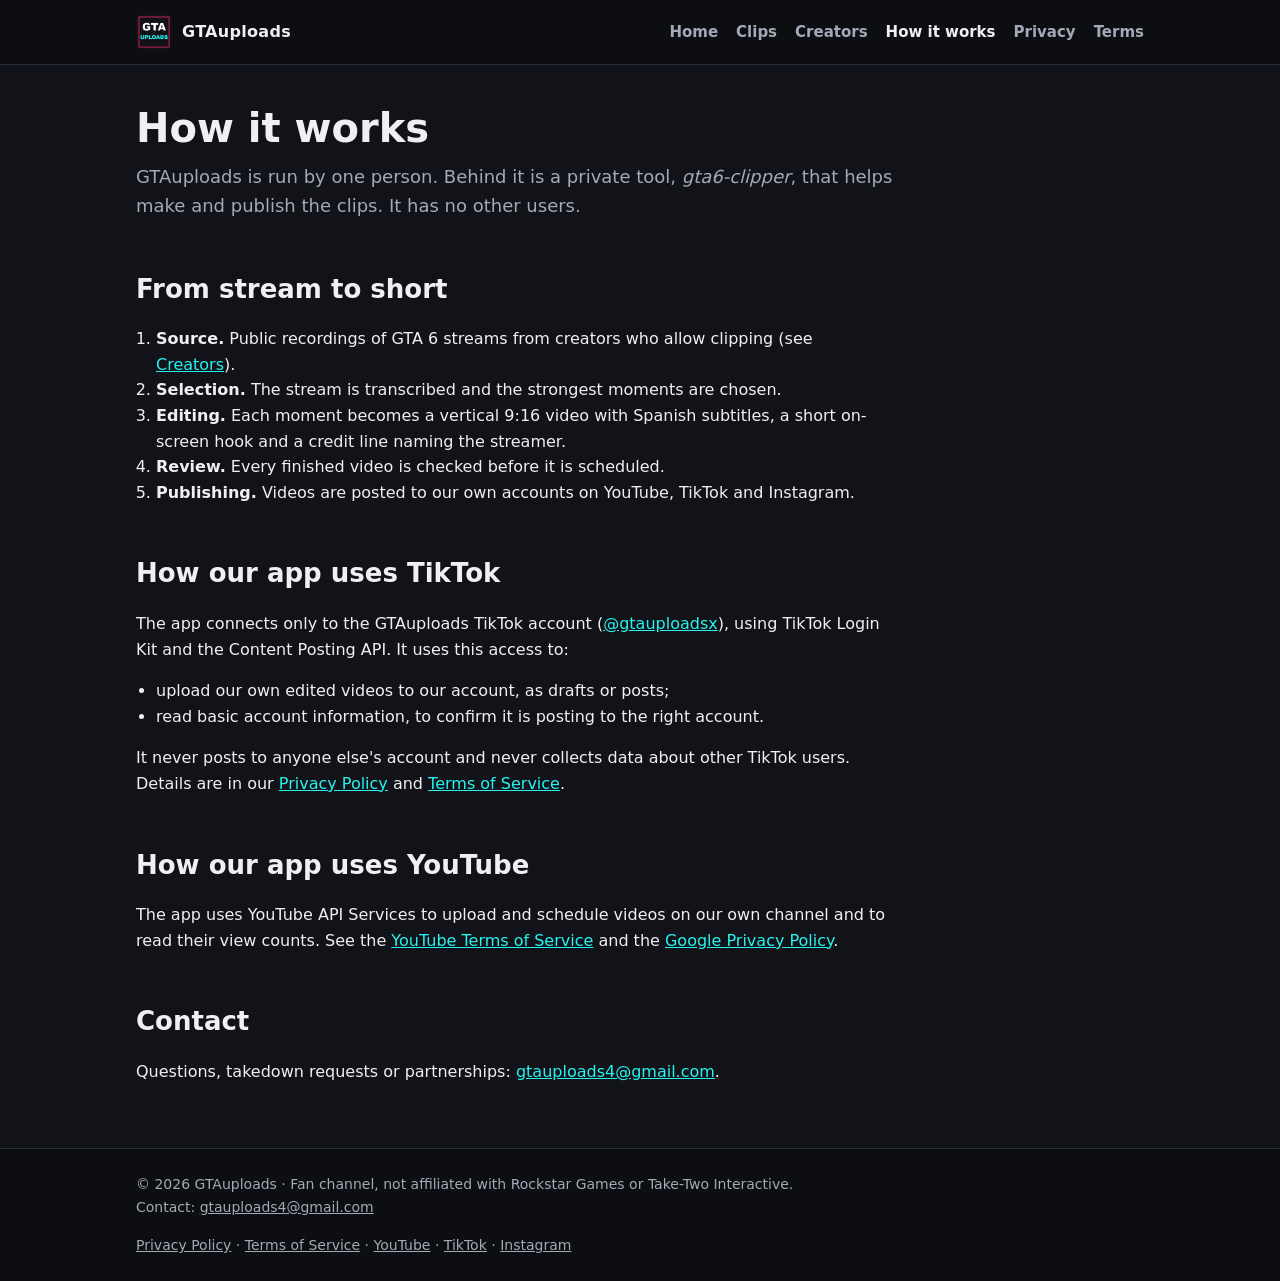
<file: docs/about.html>
<!doctype html>
<html lang="en"><head><meta charset="utf-8"><meta name="viewport" content="width=device-width,initial-scale=1">
<title>How it works · GTAuploads</title>
<meta name="description" content="GTAuploads: short GTA 6 highlight clips in Spanish from streamers who allow clipping, always credited.">
<link rel="icon" href="favicon.ico" sizes="any">
<link rel="icon" type="image/png" sizes="32x32" href="favicon-32.png">
<link rel="apple-touch-icon" href="apple-touch-icon.png">
<link rel="stylesheet" href="style.css">
</head><body>
<header><div class="wrap">
<a class="brand" href="index.html"><img src="icon-256.png" alt="GTAuploads icon">GTAuploads</a>
<nav><a href="index.html">Home</a><a href="clips.html">Clips</a><a href="creators.html">Creators</a><a href="about.html" aria-current="page">How it works</a><a href="privacy.html">Privacy</a><a href="terms.html">Terms</a></nav>
</div></header>
<main class="wrap">

<div class="doc">
<h1 style="margin-top:40px">How it works</h1>
<p class="lead">GTAuploads is run by one person. Behind it is a private tool, <em>gta6-clipper</em>, that helps
make and publish the clips. It has no other users.</p>
<h2>From stream to short</h2>
<ol>
<li><b>Source.</b> Public recordings of GTA 6 streams from creators who allow clipping (see <a href="creators.html">Creators</a>).</li>
<li><b>Selection.</b> The stream is transcribed and the strongest moments are chosen.</li>
<li><b>Editing.</b> Each moment becomes a vertical 9:16 video with Spanish subtitles, a short on-screen hook and a credit line naming the streamer.</li>
<li><b>Review.</b> Every finished video is checked before it is scheduled.</li>
<li><b>Publishing.</b> Videos are posted to our own accounts on YouTube, TikTok and Instagram.</li>
</ol>
<h2>How our app uses TikTok</h2>
<p>The app connects only to the GTAuploads TikTok account (<a href="https://www.tiktok.com/@gtauploadsx">@gtauploadsx</a>), using TikTok Login Kit and the
Content Posting API. It uses this access to:</p>
<ul>
<li>upload our own edited videos to our account, as drafts or posts;</li>
<li>read basic account information, to confirm it is posting to the right account.</li>
</ul>
<p>It never posts to anyone else's account and never collects data about other TikTok users. Details are in our
<a href="privacy.html">Privacy Policy</a> and <a href="terms.html">Terms of Service</a>.</p>
<h2>How our app uses YouTube</h2>
<p>The app uses YouTube API Services to upload and schedule videos on our own channel and to read their view counts.
See the <a href="https://www.youtube.com/t/terms">YouTube Terms of Service</a> and the
<a href="https://policies.google.com/privacy">Google Privacy Policy</a>.</p>
<h2>Contact</h2>
<p>Questions, takedown requests or partnerships: <a href="mailto:gtauploads4@gmail.com">gtauploads4@gmail.com</a>.</p>
</div>
</main>
<footer><div class="wrap">
<div>© 2026 GTAuploads · Fan channel, not affiliated with Rockstar Games or Take-Two Interactive.<br>
Contact: <a href="mailto:gtauploads4@gmail.com">gtauploads4@gmail.com</a></div>
<div><a href="privacy.html">Privacy Policy</a> · <a href="terms.html">Terms of Service</a> ·
<a href="https://www.youtube.com/channel/UCtEupstFEid-N-o_STg64gg">YouTube</a> · <a href="https://www.tiktok.com/@gtauploadsx">TikTok</a> · <a href="https://www.instagram.com/gtauploadsx/">Instagram</a></div>
</div></footer>
</body></html>
</file>
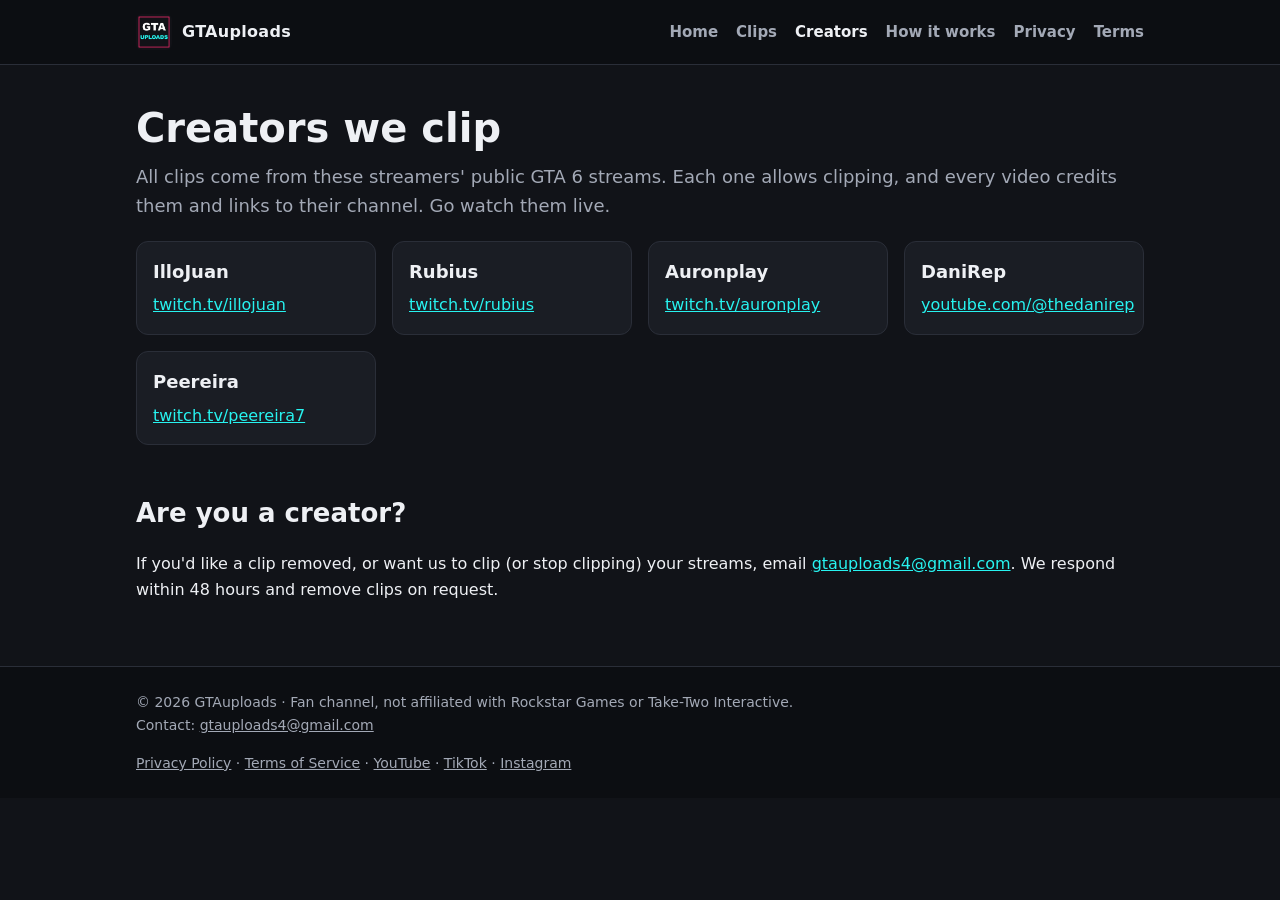
<file: docs/creators.html>
<!doctype html>
<html lang="en"><head><meta charset="utf-8"><meta name="viewport" content="width=device-width,initial-scale=1">
<title>Creators · GTAuploads</title>
<meta name="description" content="GTAuploads: short GTA 6 highlight clips in Spanish from streamers who allow clipping, always credited.">
<link rel="icon" href="favicon.ico" sizes="any">
<link rel="icon" type="image/png" sizes="32x32" href="favicon-32.png">
<link rel="apple-touch-icon" href="apple-touch-icon.png">
<link rel="stylesheet" href="style.css">
</head><body>
<header><div class="wrap">
<a class="brand" href="index.html"><img src="icon-256.png" alt="GTAuploads icon">GTAuploads</a>
<nav><a href="index.html">Home</a><a href="clips.html">Clips</a><a href="creators.html" aria-current="page">Creators</a><a href="about.html">How it works</a><a href="privacy.html">Privacy</a><a href="terms.html">Terms</a></nav>
</div></header>
<main class="wrap">

<h1 style="margin-top:40px">Creators we clip</h1>
<p class="lead">All clips come from these streamers' public GTA 6 streams. Each one allows clipping, and every video
credits them and links to their channel. Go watch them live.</p>
<div class="grid"><div class="card"><h3>IlloJuan</h3><a href="https://www.twitch.tv/illojuan">twitch.tv/illojuan</a></div><div class="card"><h3>Rubius</h3><a href="https://www.twitch.tv/rubius">twitch.tv/rubius</a></div><div class="card"><h3>Auronplay</h3><a href="https://www.twitch.tv/auronplay">twitch.tv/auronplay</a></div><div class="card"><h3>DaniRep</h3><a href="https://www.youtube.com/@thedanirep">youtube.com/@thedanirep</a></div><div class="card"><h3>Peereira</h3><a href="https://www.twitch.tv/peereira7">twitch.tv/peereira7</a></div></div>
<h2>Are you a creator?</h2>
<p>If you'd like a clip removed, or want us to clip (or stop clipping) your streams, email
<a href="mailto:gtauploads4@gmail.com">gtauploads4@gmail.com</a>. We respond within 48 hours and remove clips on request.</p>
</main>
<footer><div class="wrap">
<div>© 2026 GTAuploads · Fan channel, not affiliated with Rockstar Games or Take-Two Interactive.<br>
Contact: <a href="mailto:gtauploads4@gmail.com">gtauploads4@gmail.com</a></div>
<div><a href="privacy.html">Privacy Policy</a> · <a href="terms.html">Terms of Service</a> ·
<a href="https://www.youtube.com/channel/UCtEupstFEid-N-o_STg64gg">YouTube</a> · <a href="https://www.tiktok.com/@gtauploadsx">TikTok</a> · <a href="https://www.instagram.com/gtauploadsx/">Instagram</a></div>
</div></footer>
</body></html>
</file>
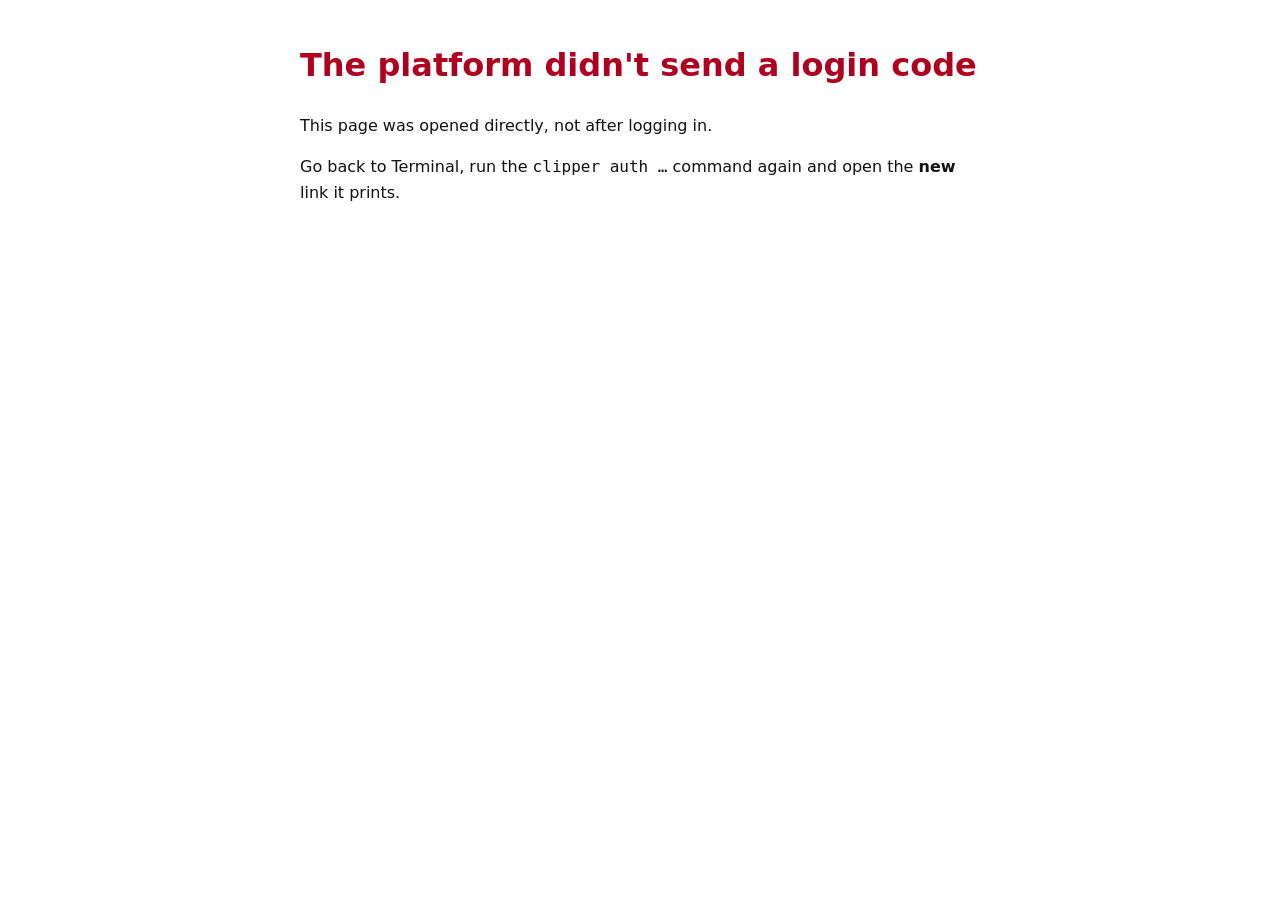
<file: docs/oauth-callback.html>
<!doctype html>
<html lang="en"><head><link rel="icon" href="favicon.ico" sizes="any"><link rel="icon" type="image/png" sizes="32x32" href="favicon-32.png"><meta charset="utf-8"><meta name="viewport" content="width=device-width,initial-scale=1">
<title>Login</title>
<style>
body{font:16px/1.6 -apple-system,system-ui,sans-serif;max-width:680px;margin:40px auto;padding:0 16px;color:#111;background:#fff}
textarea{width:100%;box-sizing:border-box;font:13px monospace}
button{font:600 18px system-ui;padding:12px 24px;margin:12px 0;border:0;border-radius:8px;background:#333;color:#fff;cursor:pointer}
.bad{color:#b00020}
</style>
</head><body>
<div id="ok" hidden>
<h1>Almost done</h1>
<p>Click the button, then paste into Terminal after <b>Redirected URL:</b> and press Enter.</p>
<button id="b">Copy link</button> <span id="done"></span>
<textarea id="u" rows="5" readonly></textarea>
</div>
<div id="err" hidden>
<h1 class="bad">The platform didn't send a login code</h1>
<p id="msg"></p>
<p>Go back to Terminal, run the <code>clipper auth …</code> command again and open the <b>new</b> link it prints.</p>
</div>
<script>
var q=new URLSearchParams(location.search);
if(q.get('code')){
  document.getElementById('ok').hidden=false;
  var t=document.getElementById('u');t.value=location.href;
  document.getElementById('b').onclick=function(){
    t.select();
    (navigator.clipboard?navigator.clipboard.writeText(location.href):Promise.reject()).catch(function(){document.execCommand('copy')});
    document.getElementById('done').textContent='✅ Copied';
  };
}else{
  document.getElementById('err').hidden=false;
  document.getElementById('msg').textContent=q.get('error')?('Error: '+q.get('error')+' '+(q.get('error_description')||'')):'This page was opened directly, not after logging in.';
}
</script>
</body></html>
</file>
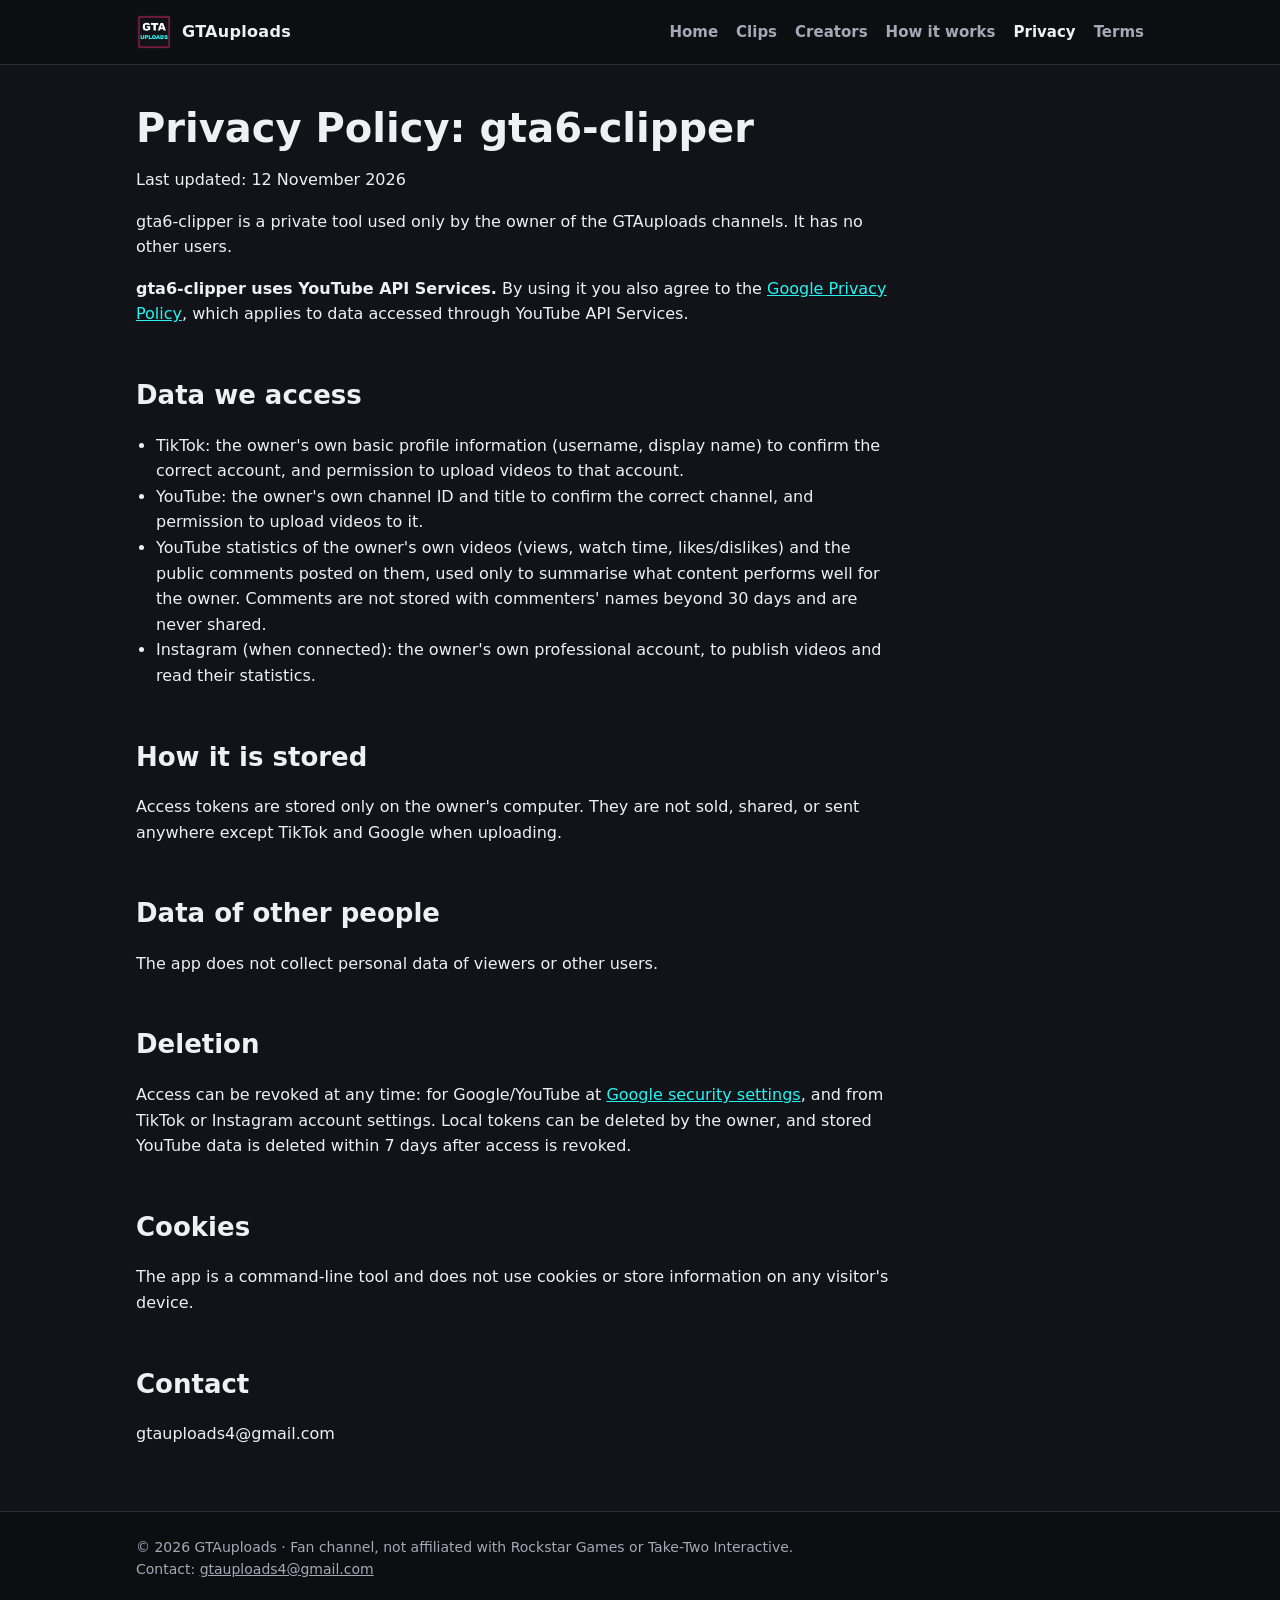
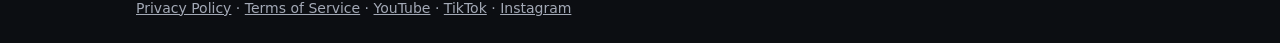
<file: docs/privacy.html>
<!doctype html>
<html lang="en"><head><meta charset="utf-8"><meta name="viewport" content="width=device-width,initial-scale=1">
<title>Privacy Policy · GTAuploads</title>
<meta name="description" content="GTAuploads: short GTA 6 highlight clips in Spanish from streamers who allow clipping, always credited.">
<link rel="icon" href="favicon.ico" sizes="any">
<link rel="icon" type="image/png" sizes="32x32" href="favicon-32.png">
<link rel="apple-touch-icon" href="apple-touch-icon.png">
<link rel="stylesheet" href="style.css">
</head><body>
<header><div class="wrap">
<a class="brand" href="index.html"><img src="icon-256.png" alt="GTAuploads icon">GTAuploads</a>
<nav><a href="index.html">Home</a><a href="clips.html">Clips</a><a href="creators.html">Creators</a><a href="about.html">How it works</a><a href="privacy.html" aria-current="page">Privacy</a><a href="terms.html">Terms</a></nav>
</div></header>
<main class="wrap">
<div class="doc" style="margin-top:40px"><!-- site -->
<h1>Privacy Policy: gta6-clipper</h1>
<p>Last updated: 12 November 2026</p>
<p>gta6-clipper is a private tool used only by the owner of the GTAuploads channels. It has no other users.</p>
<p><b>gta6-clipper uses YouTube API Services.</b> By using it you also agree to the
<a href="https://policies.google.com/privacy">Google Privacy Policy</a>, which applies to data accessed through YouTube API Services.</p>
<h2>Data we access</h2>
<ul>
  <li>TikTok: the owner's own basic profile information (username, display name) to confirm the correct account, and permission to upload videos to that account.</li>
  <li>YouTube: the owner's own channel ID and title to confirm the correct channel, and permission to upload videos to it.</li>
  <li>YouTube statistics of the owner's own videos (views, watch time, likes/dislikes) and the public comments posted on them, used only to summarise what content performs well for the owner. Comments are not stored with commenters' names beyond 30 days and are never shared.</li>
  <li>Instagram (when connected): the owner's own professional account, to publish videos and read their statistics.</li>
</ul>
<h2>How it is stored</h2>
<p>Access tokens are stored only on the owner's computer. They are not sold, shared, or sent anywhere except TikTok and Google when uploading.</p>
<h2>Data of other people</h2>
<p>The app does not collect personal data of viewers or other users.</p>
<h2>Deletion</h2>
<p>Access can be revoked at any time: for Google/YouTube at
<a href="https://security.google.com/settings/security/permissions">Google security settings</a>, and from TikTok or Instagram account settings. Local tokens can be deleted by the owner, and stored YouTube data is deleted within 7 days after access is revoked.</p>
<h2>Cookies</h2>
<p>The app is a command-line tool and does not use cookies or store information on any visitor's device.</p>
<h2>Contact</h2>
<p>gtauploads4@gmail.com</p>
<!-- /site --></div></main>
<footer><div class="wrap">
<div>© 2026 GTAuploads · Fan channel, not affiliated with Rockstar Games or Take-Two Interactive.<br>
Contact: <a href="mailto:gtauploads4@gmail.com">gtauploads4@gmail.com</a></div>
<div><a href="privacy.html">Privacy Policy</a> · <a href="terms.html">Terms of Service</a> ·
<a href="https://www.youtube.com/channel/UCtEupstFEid-N-o_STg64gg">YouTube</a> · <a href="https://www.tiktok.com/@gtauploadsx">TikTok</a> · <a href="https://www.instagram.com/gtauploadsx/">Instagram</a></div>
</div></footer>
</body></html>
</file>
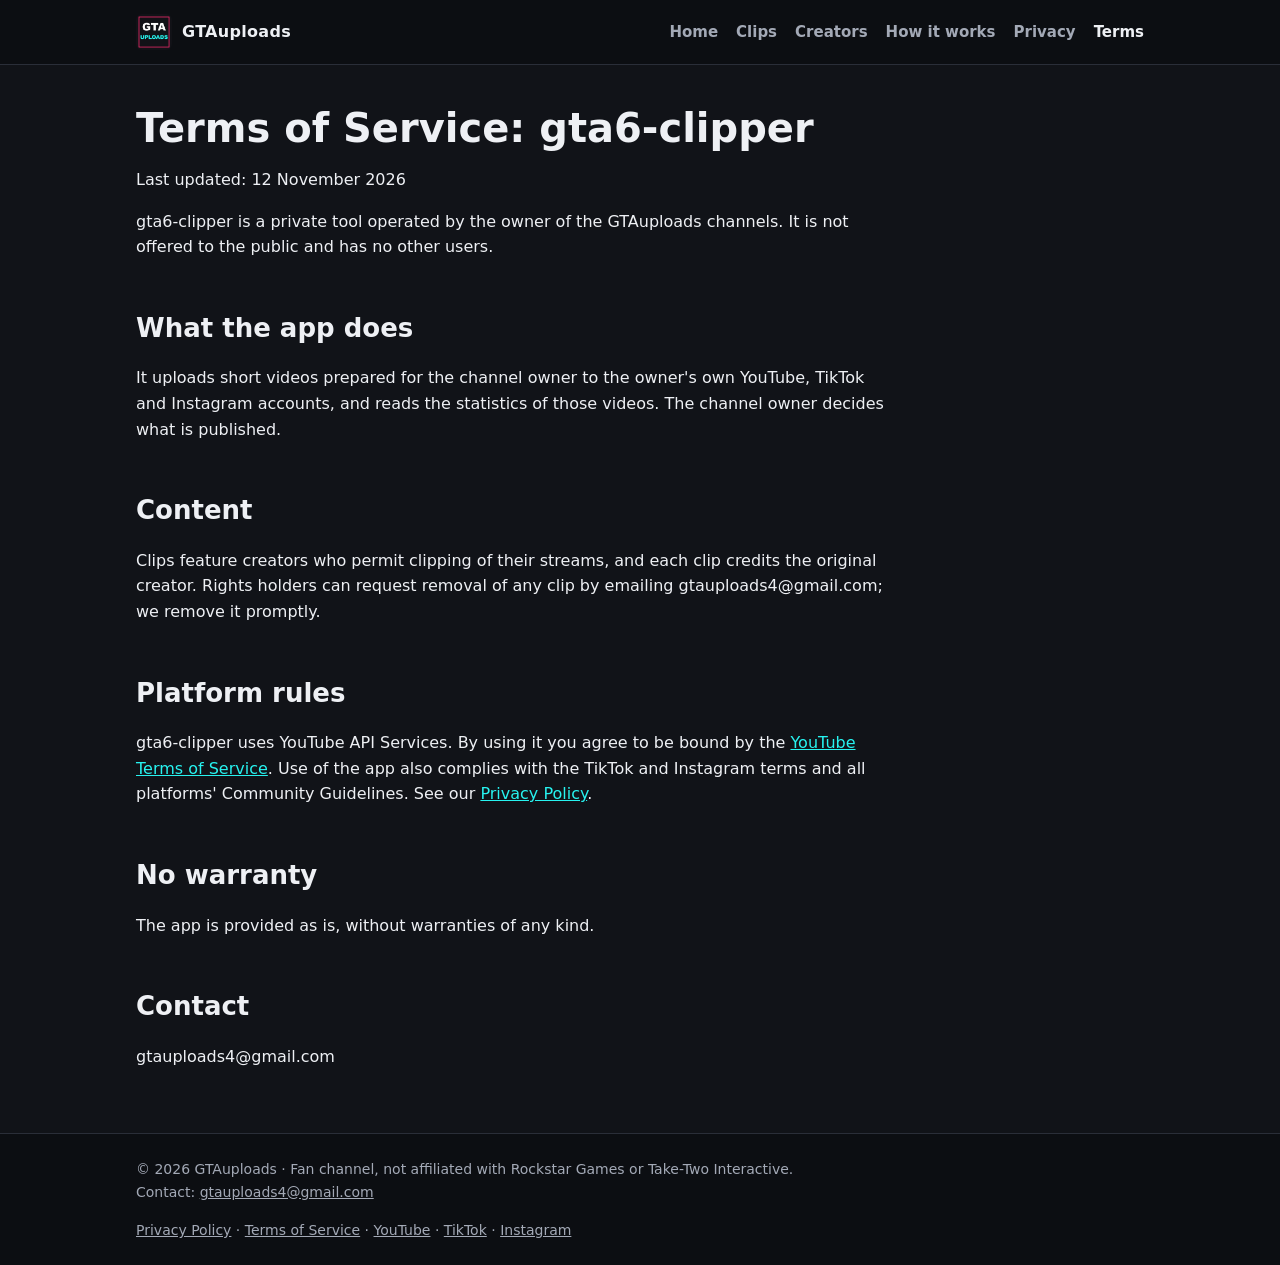
<file: docs/terms.html>
<!doctype html>
<html lang="en"><head><meta charset="utf-8"><meta name="viewport" content="width=device-width,initial-scale=1">
<title>Terms of Service · GTAuploads</title>
<meta name="description" content="GTAuploads: short GTA 6 highlight clips in Spanish from streamers who allow clipping, always credited.">
<link rel="icon" href="favicon.ico" sizes="any">
<link rel="icon" type="image/png" sizes="32x32" href="favicon-32.png">
<link rel="apple-touch-icon" href="apple-touch-icon.png">
<link rel="stylesheet" href="style.css">
</head><body>
<header><div class="wrap">
<a class="brand" href="index.html"><img src="icon-256.png" alt="GTAuploads icon">GTAuploads</a>
<nav><a href="index.html">Home</a><a href="clips.html">Clips</a><a href="creators.html">Creators</a><a href="about.html">How it works</a><a href="privacy.html">Privacy</a><a href="terms.html" aria-current="page">Terms</a></nav>
</div></header>
<main class="wrap">
<div class="doc" style="margin-top:40px"><!-- site -->
<h1>Terms of Service: gta6-clipper</h1>
<p>Last updated: 12 November 2026</p>
<p>gta6-clipper is a private tool operated by the owner of the GTAuploads channels. It is not offered to the public and has no other users.</p>
<h2>What the app does</h2>
<p>It uploads short videos prepared for the channel owner to the owner's own YouTube, TikTok and Instagram accounts, and reads the statistics of those videos. The channel owner decides what is published.</p>
<h2>Content</h2>
<p>Clips feature creators who permit clipping of their streams, and each clip credits the original creator. Rights holders can request removal of any clip by emailing gtauploads4@gmail.com; we remove it promptly.</p>
<h2>Platform rules</h2>
<p>gta6-clipper uses YouTube API Services. By using it you agree to be bound by the
<a href="https://www.youtube.com/t/terms">YouTube Terms of Service</a>. Use of the app also complies with the TikTok and Instagram terms and all platforms' Community Guidelines.
See our <a href="privacy.html">Privacy Policy</a>.</p>
<h2>No warranty</h2>
<p>The app is provided as is, without warranties of any kind.</p>
<h2>Contact</h2>
<p>gtauploads4@gmail.com</p>
<!-- /site --></div></main>
<footer><div class="wrap">
<div>© 2026 GTAuploads · Fan channel, not affiliated with Rockstar Games or Take-Two Interactive.<br>
Contact: <a href="mailto:gtauploads4@gmail.com">gtauploads4@gmail.com</a></div>
<div><a href="privacy.html">Privacy Policy</a> · <a href="terms.html">Terms of Service</a> ·
<a href="https://www.youtube.com/channel/UCtEupstFEid-N-o_STg64gg">YouTube</a> · <a href="https://www.tiktok.com/@gtauploadsx">TikTok</a> · <a href="https://www.instagram.com/gtauploadsx/">Instagram</a></div>
</div></footer>
</body></html>
</file>
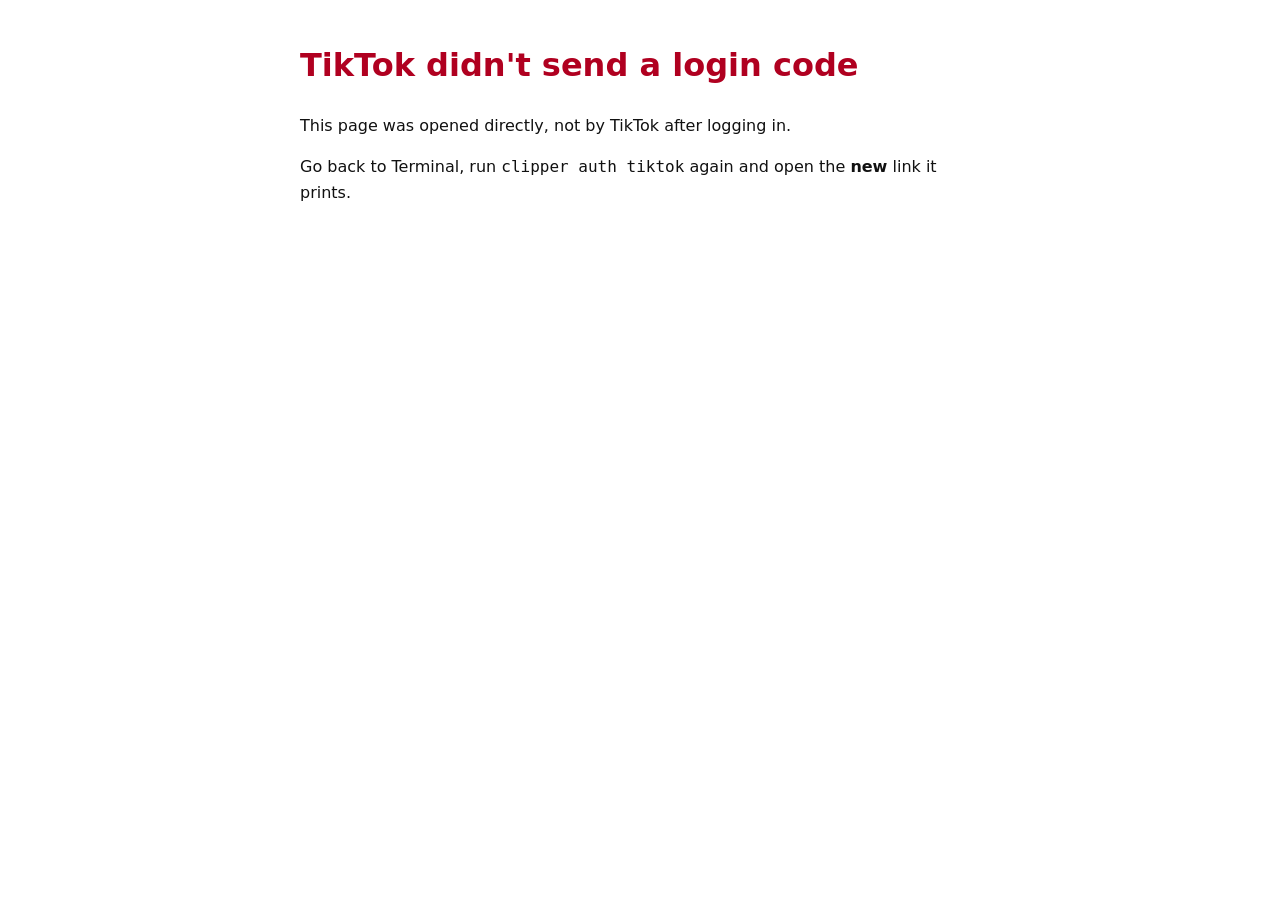
<file: docs/tiktok-callback.html>
<!doctype html>
<html lang="en"><head><link rel="icon" href="favicon.ico" sizes="any"><link rel="icon" type="image/png" sizes="32x32" href="favicon-32.png"><meta charset="utf-8"><meta name="viewport" content="width=device-width,initial-scale=1">
<title>TikTok login</title>
<style>
body{font:16px/1.6 -apple-system,system-ui,sans-serif;max-width:680px;margin:40px auto;padding:0 16px;color:#111;background:#fff}
textarea{width:100%;box-sizing:border-box;font:13px monospace}
button{font:600 18px system-ui;padding:12px 24px;margin:12px 0;border:0;border-radius:8px;background:#fe2c55;color:#fff;cursor:pointer}
.bad{color:#b00020}
</style>
</head><body>
<div id="ok" hidden>
<h1>Almost done</h1>
<p>Click the button, then paste into Terminal after <b>Redirected URL:</b> and press Enter.</p>
<button id="b">Copy link</button> <span id="done"></span>
<textarea id="u" rows="5" readonly></textarea>
</div>
<div id="err" hidden>
<h1 class="bad">TikTok didn't send a login code</h1>
<p id="msg"></p>
<p>Go back to Terminal, run <code>clipper auth tiktok</code> again and open the <b>new</b> link it prints.</p>
</div>
<script>
var q=new URLSearchParams(location.search);
if(q.get('code')){
  document.getElementById('ok').hidden=false;
  var t=document.getElementById('u');t.value=location.href;
  document.getElementById('b').onclick=function(){
    t.select();
    (navigator.clipboard?navigator.clipboard.writeText(location.href):Promise.reject()).catch(function(){document.execCommand('copy')});
    document.getElementById('done').textContent='✅ Copied';
  };
}else{
  document.getElementById('err').hidden=false;
  document.getElementById('msg').textContent=q.get('error')?('Error: '+q.get('error')+' '+(q.get('error_description')||'')):'This page was opened directly, not by TikTok after logging in.';
}
</script>
</body></html>
</file>
<file: docs/style.css>
:root{--bg:#111318;--panel:#1a1d24;--line:#2a2e38;--text:#eef0f4;--muted:#a3a9b6;--pink:#ff2d6f;--cyan:#27f3f0}
*{box-sizing:border-box}
html{-webkit-text-size-adjust:100%}
body{margin:0;background:var(--bg);color:var(--text);font:16px/1.6 -apple-system,BlinkMacSystemFont,"Segoe UI",system-ui,sans-serif}
a{color:var(--cyan)}
.wrap{max-width:1040px;margin:0 auto;padding:0 16px}
header{border-bottom:1px solid var(--line);background:#0c0e12}
header .wrap{display:flex;align-items:center;justify-content:space-between;gap:16px;min-height:64px;flex-wrap:wrap}
.brand{display:flex;align-items:center;gap:10px;color:var(--text);text-decoration:none;font-weight:800;letter-spacing:.3px}
.brand img{width:36px;height:36px;border-radius:6px}
nav{display:flex;gap:18px;flex-wrap:wrap}
nav a{color:var(--muted);text-decoration:none;font-weight:600;font-size:15px}
nav a:hover,nav a[aria-current]{color:var(--text)}
.hero{padding:56px 0 40px;display:grid;grid-template-columns:160px 1fr;gap:32px;align-items:center}
.hero img{width:160px;height:160px;border-radius:16px}
h1{font-size:40px;line-height:1.15;margin:0 0 12px}
h2{font-size:26px;margin:48px 0 12px}
h3{margin:0 0 6px;font-size:18px}
.lead{font-size:18px;color:var(--muted);margin:0 0 20px}
.btns{display:flex;gap:10px;flex-wrap:wrap}
.btn{display:inline-flex;align-items:center;gap:8px;padding:10px 16px;border-radius:999px;border:1px solid var(--line);background:var(--panel);color:var(--text);text-decoration:none;font-weight:700}
.btn.primary{background:var(--pink);border-color:var(--pink);color:#fff}
.grid{display:grid;grid-template-columns:repeat(auto-fill,minmax(220px,1fr));gap:16px}
.card{background:var(--panel);border:1px solid var(--line);border-radius:12px;padding:16px}
.clip{display:block;text-decoration:none;color:var(--text);background:var(--panel);border:1px solid var(--line);border-radius:12px;overflow:hidden}
.clip img{width:100%;aspect-ratio:16/9;object-fit:cover;display:block;background:#000}
.clip span{display:block;padding:10px 12px;font-size:14px;font-weight:600}
.clip small{display:block;padding:0 12px 12px;color:var(--muted)}
.stats{display:grid;grid-template-columns:repeat(auto-fit,minmax(150px,1fr));gap:12px;margin-top:8px}
.stats .card b{display:block;font-size:26px;color:var(--cyan)}
.muted{color:var(--muted)}
ol,ul{padding-left:20px}
footer{margin-top:64px;border-top:1px solid var(--line);background:#0c0e12;font-size:14px;color:var(--muted)}
footer .wrap{padding:24px 16px;display:flex;justify-content:space-between;gap:16px;flex-wrap:wrap}
footer a{color:var(--muted)}
.doc{max-width:760px}
@media (max-width:640px){.hero{grid-template-columns:1fr;padding-top:32px}.hero img{width:112px;height:112px}h1{font-size:30px}}
</file>
